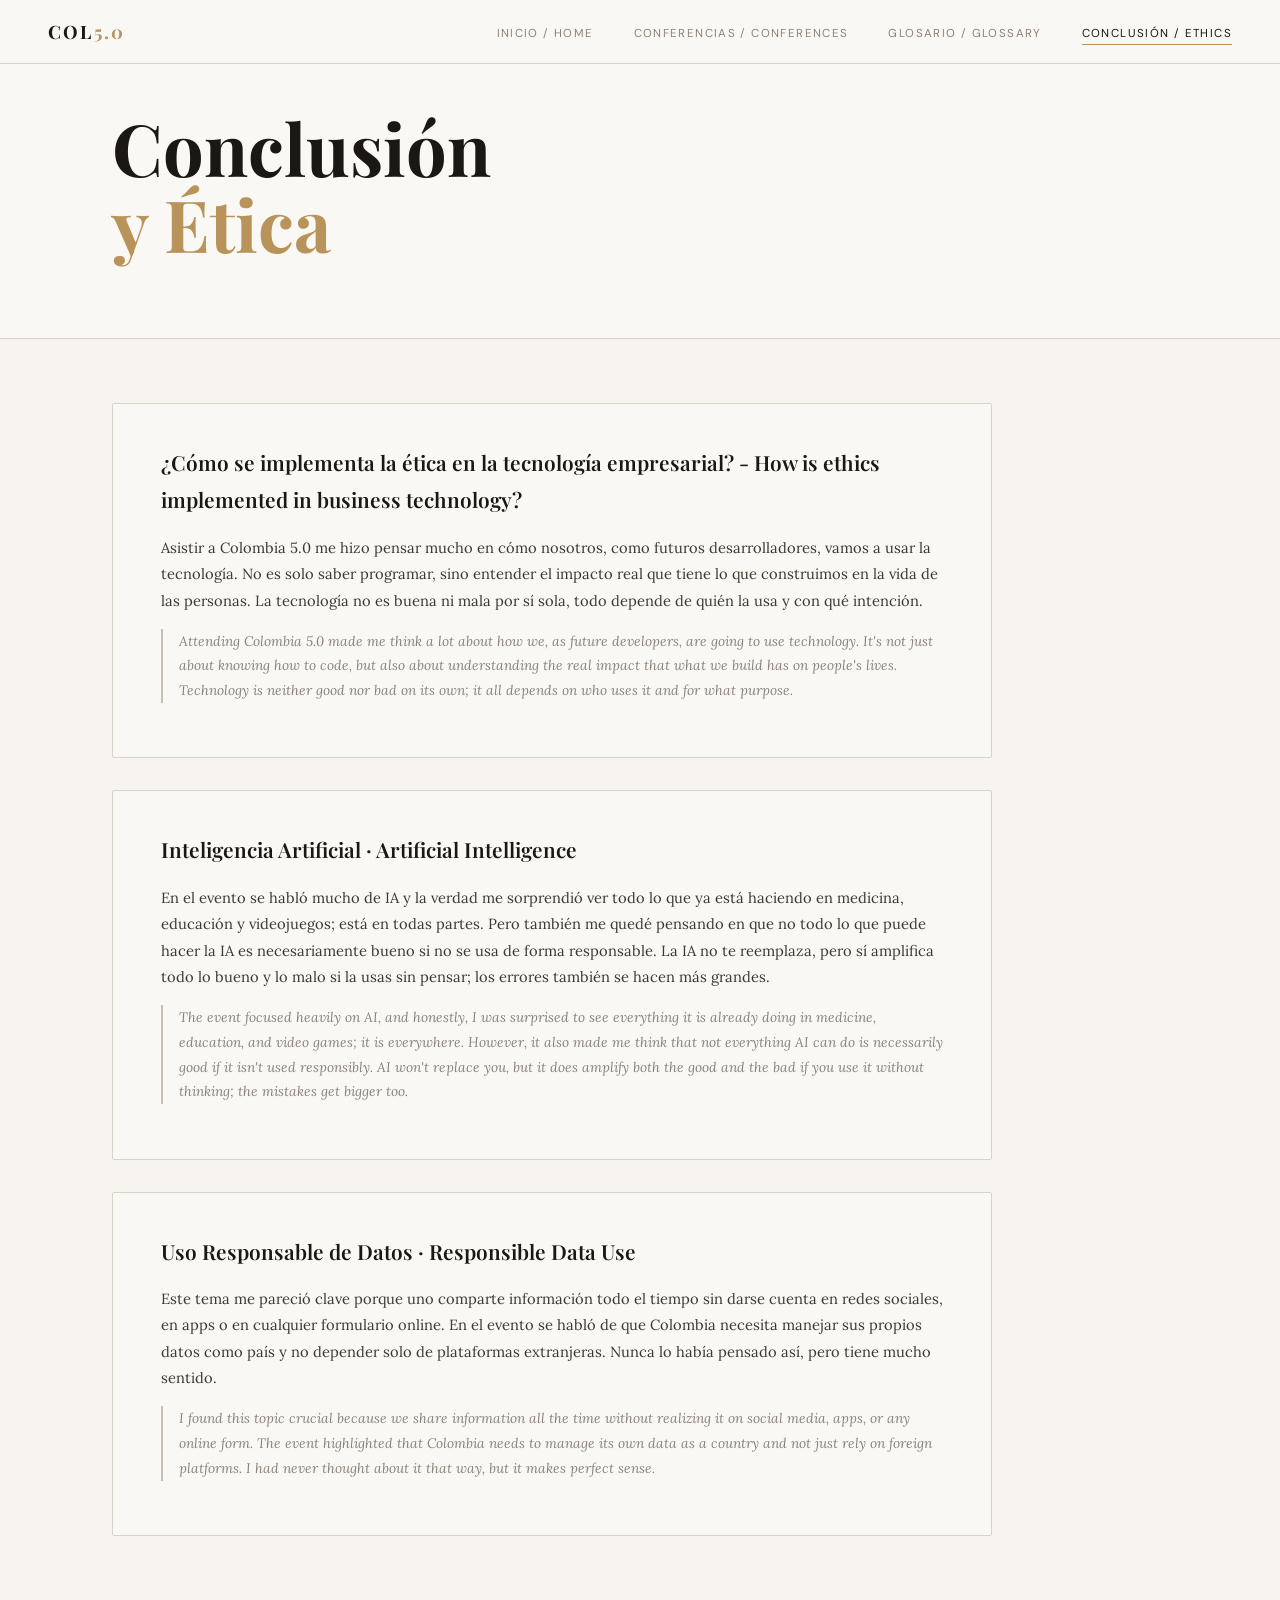
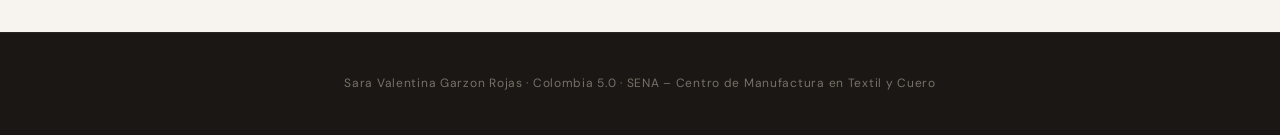
<file: conclusion.html>
<!DOCTYPE html>
<html lang="es">
<head>
  <meta charset="UTF-8" />
  <meta name="viewport" content="width=device-width, initial-scale=1.0" />
  <title>Conclusión & Ética – Colombia 5.0</title>
  <link rel="stylesheet" href="style.css" />
  <link href="https://fonts.googleapis.com/css2?family=Playfair+Display:ital,wght@0,400;0,600;0,700;1,400;1,600&family=Lora:ital,wght@0,400;0,500;1,400&family=DM+Sans:wght@300;400;500&display=swap" rel="stylesheet" />
</head>
<body>

  <nav class="navbar">
    <div class="nav-logo"><a href="index.html" style="color:inherit;text-decoration:none;">COL<span>5.0</span></a></div>
    <ul class="nav-links">
      <li><a href="index.html">Inicio / Home</a></li>
      <li><a href="conferencias.html">Conferencias / Conferences</a></li>
      <li><a href="glosario.html">Glosario / Glossary</a></li>
      <li><a href="conclusion.html" class="active">Conclusión / Ethics</a></li>
    </ul>
    <button class="nav-toggle" onclick="toggleMenu()">☰</button>
  </nav>

  <section class="page-hero">
    <h1>Conclusión <br /><span style="color:var(--gold)">y Ética</span></h1>
    <p></p>
    <p style="color:#4e5a6a; margin-top:0.4rem; font-size:0.8rem;"></p>
  </section>

  <section class="conclusion-section">

    <div class="conclusion-block">
      <h3>¿Cómo se implementa la ética en la tecnología empresarial? - How is ethics implemented in business technology?</h3>
      <p>
        Asistir a Colombia 5.0 me hizo pensar mucho en cómo nosotros, como futuros desarrolladores, vamos a usar la tecnología. No es solo saber programar, sino entender el impacto real que tiene lo que construimos en la vida de las personas. La tecnología no es buena ni mala por sí sola, todo depende de quién la usa y con qué intención.
      </p>
      <p class="en">
        Attending Colombia 5.0 made me think a lot about how we, as future developers, are going to use technology. It's not just about knowing how to code, but also about understanding the real impact that what we build has on people's lives. Technology is neither good nor bad on its own; it all depends on who uses it and for what purpose.

      </p>
    </div>

    <div class="conclusion-block">
      <h3>Inteligencia Artificial · Artificial Intelligence</h3>
      <p>
        En el evento se habló mucho de IA y la verdad me sorprendió ver todo lo que ya está haciendo en medicina, educación y videojuegos; está en todas partes. Pero también me quedé pensando en que no todo lo que puede hacer la IA es necesariamente bueno si no se usa de forma responsable. La IA no te reemplaza, pero sí amplifica todo lo bueno y lo malo si la usas sin pensar; los errores también se hacen más grandes.
      </p>
      <p class="en">
       The event focused heavily on AI, and honestly, I was surprised to see everything it is already doing in medicine, education, and video games; it is everywhere. However, it also made me think that not everything AI can do is necessarily good if it isn't used responsibly. AI won't replace you, but it does amplify both the good and the bad if you use it without thinking; the mistakes get bigger too.
      </p>
    </div>

    <div class="conclusion-block">
      <h3>Uso Responsable de Datos · Responsible Data Use</h3>
      <p>
        Este tema me pareció clave porque uno comparte información todo el tiempo sin darse cuenta en redes sociales, en apps o en cualquier formulario online. En el evento se habló de que Colombia necesita manejar sus propios datos como país y no depender solo de plataformas extranjeras. Nunca lo había pensado así, pero tiene mucho sentido.
      </p>
      <p class="en">
        I found this topic crucial because we share information all the time without realizing it on social media, apps, or any online form. The event highlighted that Colombia needs to manage its own data as a country and not just rely on foreign platforms. I had never thought about it that way, but it makes perfect sense.
      </p>
    </div>

  </section>

  <footer class="footer">
    <div class="footer-inner">
      <p>Sara Valentina Garzon Rojas · Colombia 5.0 · SENA – Centro de Manufactura en Textil y Cuero</p>
    </div>
  </footer>

</body>
</html>
</file>
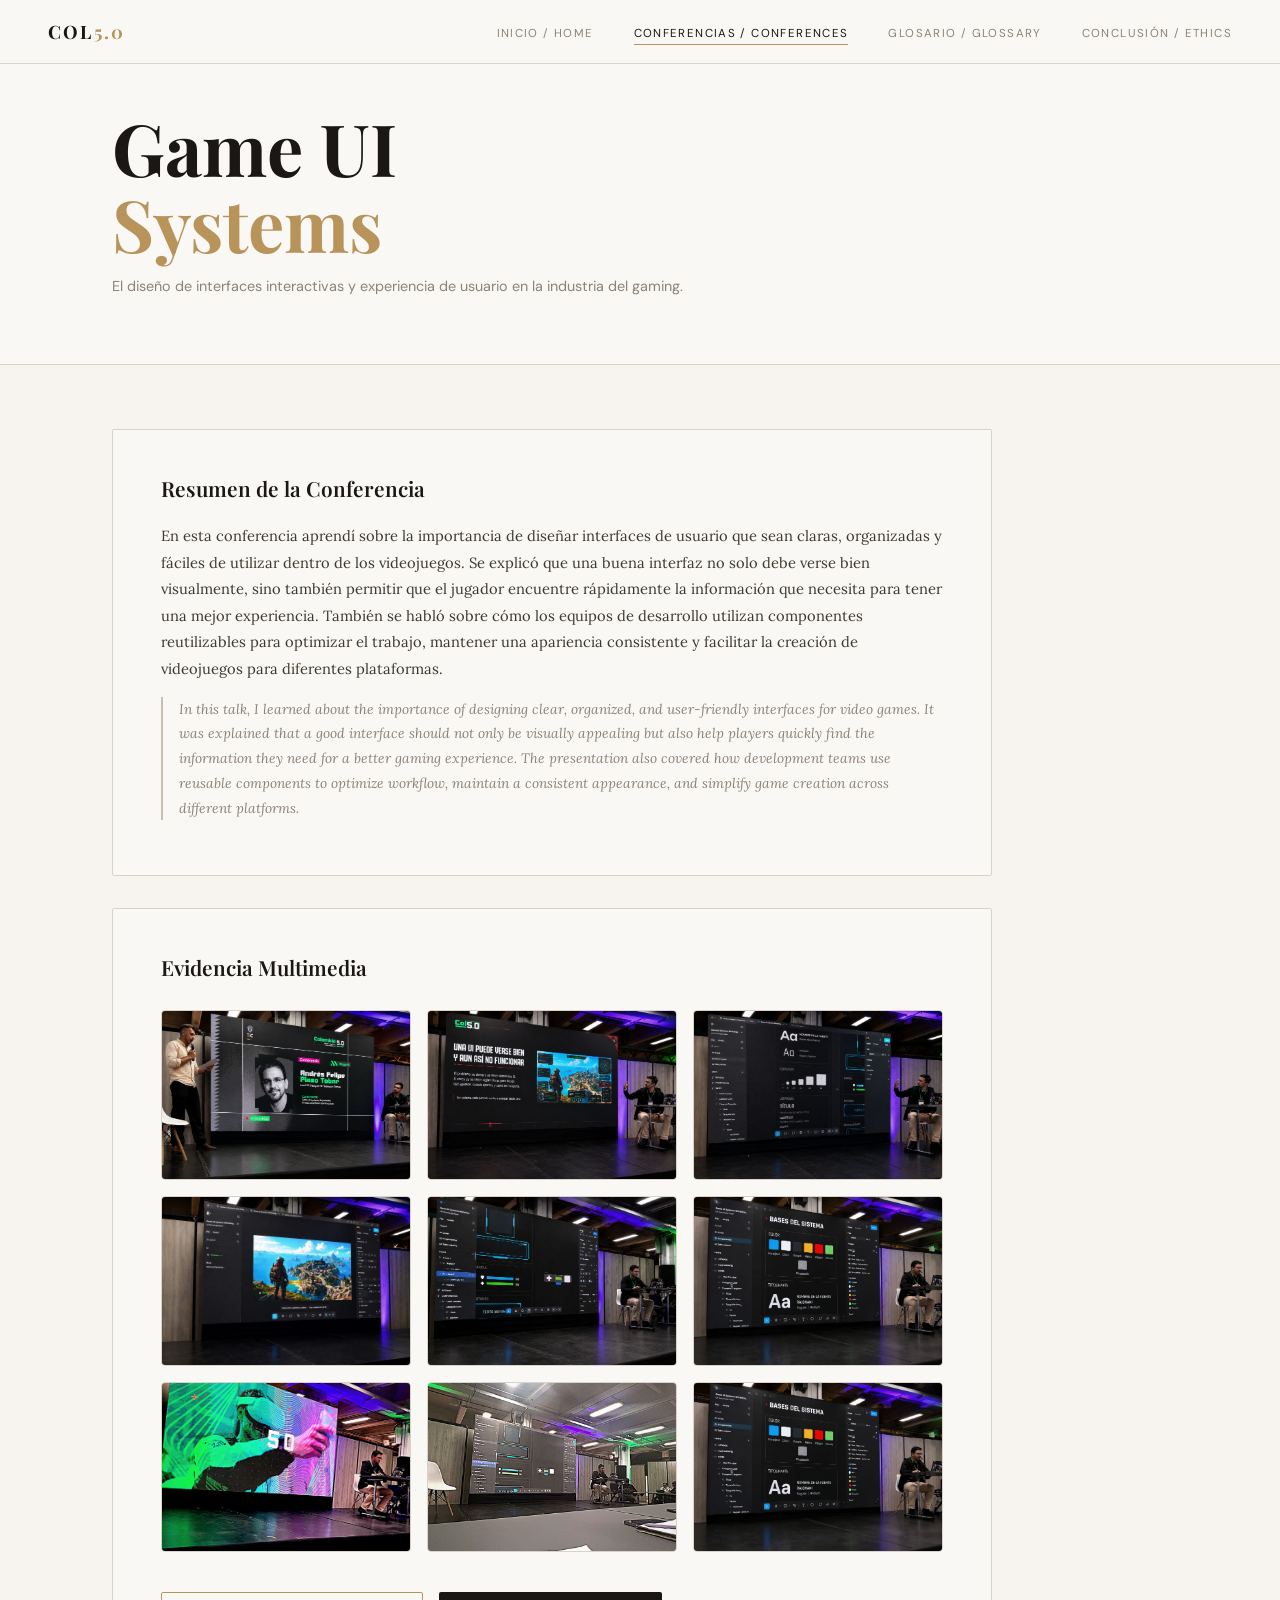
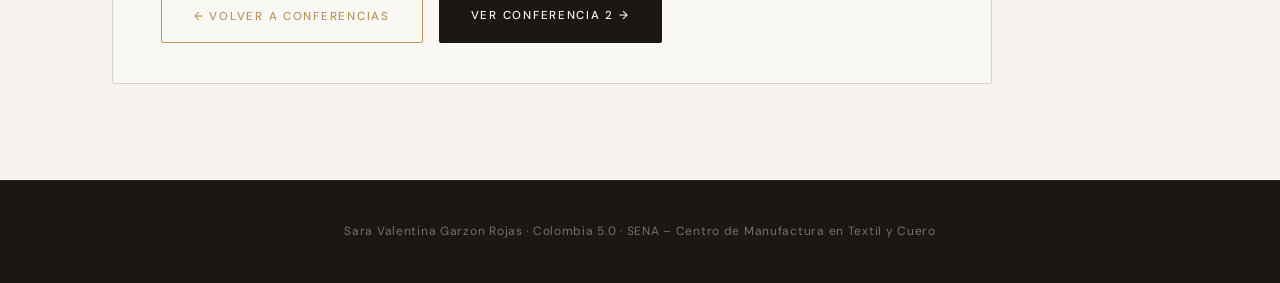
<file: conferencia1.html>
<!DOCTYPE html>
<html lang="es">
<head>
  <meta charset="UTF-8" />
  <meta name="viewport" content="width=device-width, initial-scale=1.0" />
  <title>Game UI Systems – Colombia 5.0</title>
  <link rel="stylesheet" href="style.css" />
  <link href="https://fonts.googleapis.com/css2?family=Playfair+Display:ital,wght@0,400;0,600;0,700;1,400;1,600&family=Lora:ital,wght@0,400;0,500;1,400&family=DM+Sans:wght@300;400;500&display=swap" rel="stylesheet" />
</head>
<body>

  <nav class="navbar">
    <div class="nav-logo"><a href="index.html" style="color:inherit;text-decoration:none;">COL<span>5.0</span></a></div>
    <ul class="nav-links">
      <li><a href="index.html">Inicio / Home</a></li>
      <li><a href="conferencias.html" class="active">Conferencias / Conferences</a></li>
      <li><a href="glosario.html">Glosario / Glossary</a></li>
      <li><a href="conclusion.html">Conclusión / Ethics</a></li>
    </ul>
    <button class="nav-toggle" onclick="toggleMenu()">☰</button>
  </nav>

  <section class="page-hero">
    <h1>Game UI <br /><span style="color:var(--gold)">Systems</span></h1>
    <p>El diseño de interfaces interactivas y experiencia de usuario en la industria del gaming.</p>
  </section>

  <section class="conclusion-section">
    <div class="conclusion-block">
      <h3>Resumen de la Conferencia</h3>
      <p>  
        En esta conferencia aprendí sobre la importancia de diseñar interfaces de usuario que sean claras, organizadas y fáciles de utilizar dentro de los videojuegos. Se explicó que una buena interfaz no solo debe verse bien visualmente, sino también permitir que el jugador encuentre rápidamente la información que necesita para tener una mejor experiencia.
        También se habló sobre cómo los equipos de desarrollo utilizan componentes reutilizables para optimizar el trabajo, mantener una apariencia consistente y facilitar la creación de videojuegos para diferentes plataformas.</p>
      <p class="en">
        In this talk, I learned about the importance of designing clear, organized, and user-friendly interfaces for video games. It was explained that a good interface should not only be visually appealing but also help players quickly find the information they need for a better gaming experience. The presentation also covered how development teams use reusable components to optimize workflow, maintain a consistent appearance, and simplify game creation across different platforms.
      </p>

      </p>
    </div>

    <div class="conclusion-block">
      <h3>Evidencia Multimedia </h3>
      <div class="media-grid" style="display:grid; grid-template-columns:repeat(auto-fit, minmax(200px, 1fr)); gap:1rem; margin-top:1.5rem;">
        <img src="Imagen4.jpeg" alt="Foto 1" class="media-img" style="width:100%; border-radius:4px; border:1px solid var(--border);" />
        <img src="Imagen2.jpeg" alt="Foto 2" class="media-img" style="width:100%; border-radius:4px; border:1px solid var(--border);" />
        <img src="Imagen3.jpeg" alt="Foto 3" class="media-img" style="width:100%; border-radius:4px; border:1px solid var(--border);" />
        <img src="Imagen1.jpeg" alt="Foto 4" class="media-img" style="width:100%; border-radius:4px; border:1px solid var(--border);" />
        <img src="Imagen5.jpeg" alt="Foto 4" class="media-img" style="width:100%; border-radius:4px; border:1px solid var(--border);" />
        <img src="Imagen6.jpeg" alt="Foto 4" class="media-img" style="width:100%; border-radius:4px; border:1px solid var(--border);" />
        <img src="Imagen7.jpeg" alt="Foto 4" class="media-img" style="width:100%; border-radius:4px; border:1px solid var(--border);" />
        <img src="Imagen9.jpeg" alt="Foto 4" class="media-img" style="width:100%; border-radius:4px; border:1px solid var(--border);" />
        <img src="Imagen6.jpeg" alt="Foto 6" class="media-img" style="width:100%; border-radius:4px; border:1px solid var(--border);" />
      </div>
      
      <div style="display:flex; gap:1rem; flex-wrap:wrap; margin-top:2.5rem;">
        <a href="conferencias.html" class="btn-primary" style="background:transparent; border:1px solid var(--gold); color:var(--gold);">← Volver a Conferencias</a>
        <a href="conferencia2.html" class="btn-primary">Ver Conferencia 2 →</a>
      </div>
    </div>
  </section>

  <footer class="footer">
    <div class="footer-inner">
      <p>Sara Valentina Garzon Rojas · Colombia 5.0 · SENA – Centro de Manufactura en Textil y Cuero</p>
    </div>
  </footer>

</body>
</html>
</file>
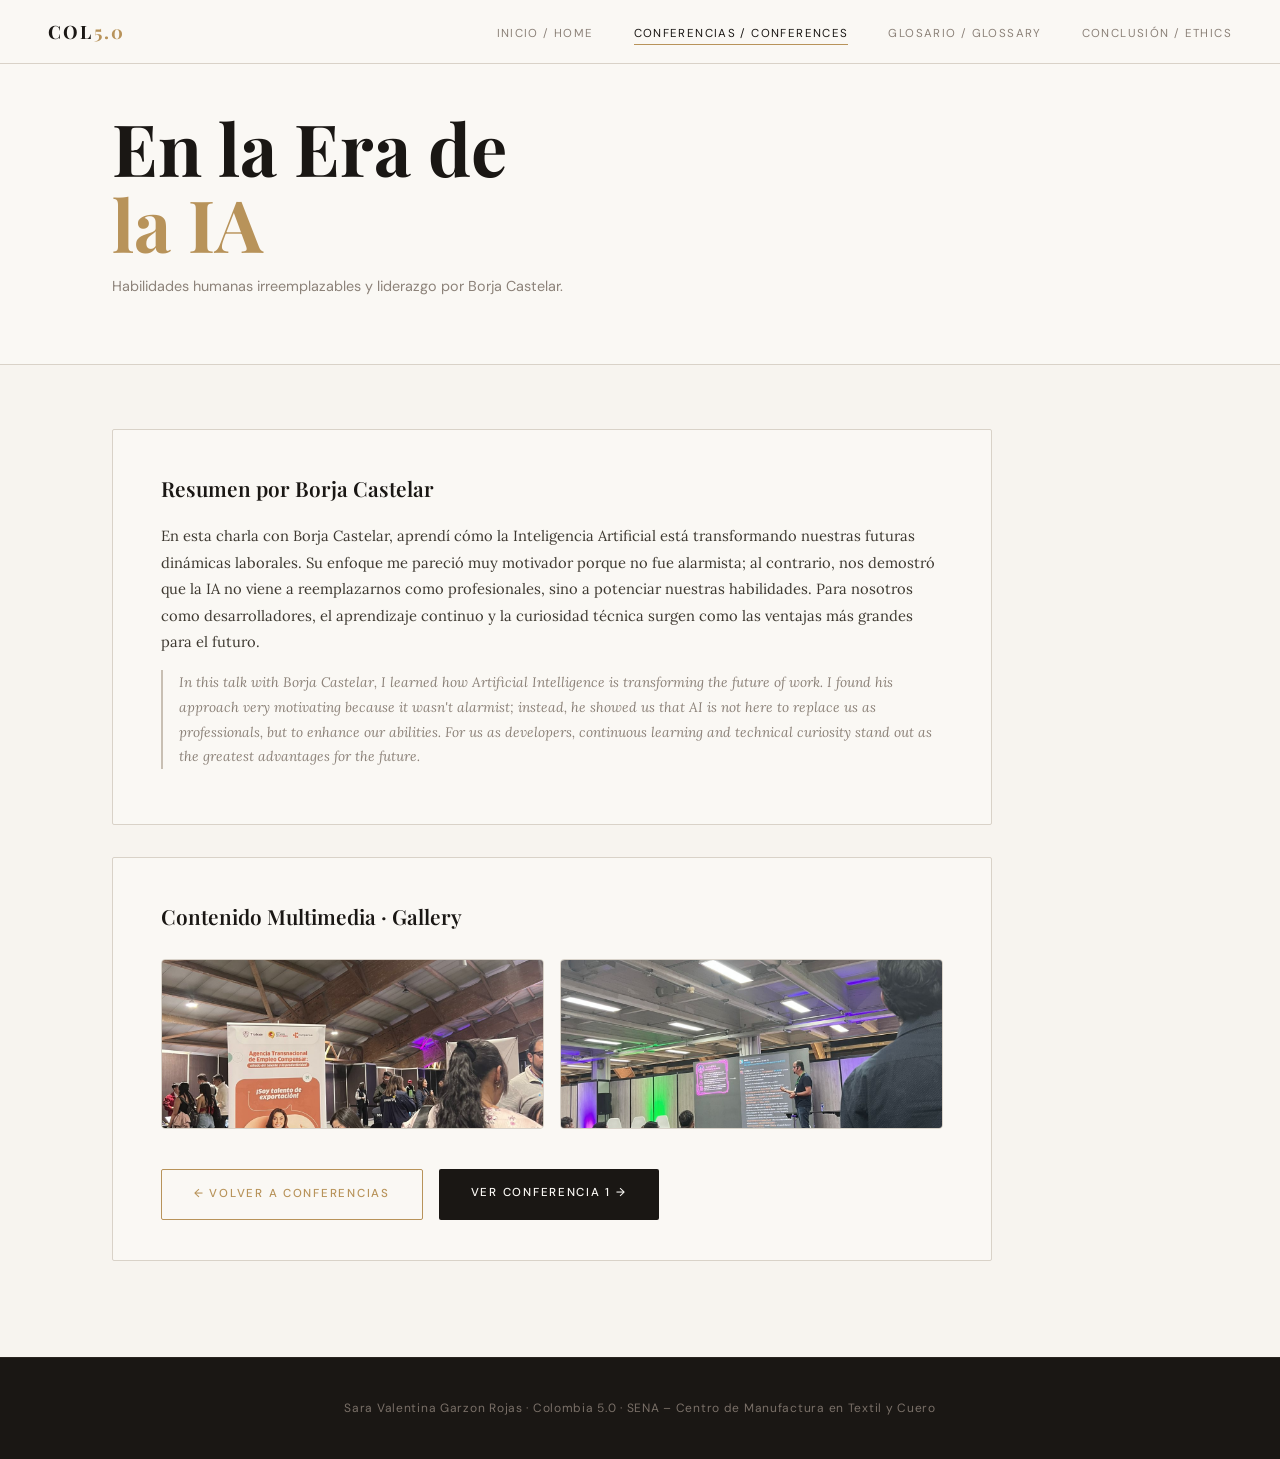
<file: conferencia2.html>
<!DOCTYPE html>
<html lang="es">
<head>
  <meta charset="UTF-8" />
  <meta name="viewport" content="width=device-width, initial-scale=1.0" />
  <title>En la Era de la IA – Colombia 5.0</title>
  <link rel="stylesheet" href="style.css" />
  <link href="https://fonts.googleapis.com/css2?family=Playfair+Display:ital,wght@0,400;0,600;0,700;1,400;1,600&family=Lora:ital,wght@0,400;0,500;1,400&family=DM+Sans:wght@300;400;500&display=swap" rel="stylesheet" />
</head>
<body>

  <nav class="navbar">
    <div class="nav-logo"><a href="index.html" style="color:inherit;text-decoration:none;">COL<span>5.0</span></a></div>
    <ul class="nav-links">
      <li><a href="index.html">Inicio / Home</a></li>
      <li><a href="conferencias.html" class="active">Conferencias / Conferences</a></li>
      <li><a href="glosario.html">Glosario / Glossary</a></li>
      <li><a href="conclusion.html">Conclusión / Ethics</a></li>
    </ul>
    <button class="nav-toggle" onclick="toggleMenu()">☰</button>
  </nav>

  <section class="page-hero">
    <h1>En la Era de <br /><span style="color:var(--gold)">la IA</span></h1>
    <p>Habilidades humanas irreemplazables y liderazgo por Borja Castelar.</p>
  </section>

  <section class="conclusion-section">
    <div class="conclusion-block">
      <h3>Resumen por Borja Castelar</h3>
      <p>
        En esta charla con Borja Castelar, aprendí cómo la Inteligencia Artificial está transformando nuestras futuras dinámicas laborales. Su enfoque me pareció muy motivador porque no fue alarmista; al contrario, nos demostró que la IA no viene a reemplazarnos como profesionales, sino a potenciar nuestras habilidades. Para nosotros como desarrolladores, el aprendizaje continuo y la curiosidad técnica surgen como las ventajas más grandes para el futuro.
      </p>
      <p class="en">
        In this talk with Borja Castelar, I learned how Artificial Intelligence is transforming the future of work. I found his approach very motivating because it wasn't alarmist; instead, he showed us that AI is not here to replace us as professionals, but to enhance our abilities. For us as developers, continuous learning and technical curiosity stand out as the greatest advantages for the future.
      </p>
    </div>

    <div class="conclusion-block">
      <h3>Contenido Multimedia · Gallery</h3>
      <div class="media-grid" style="display:grid; grid-template-columns:repeat(auto-fit, minmax(200px, 1fr)); gap:1rem; margin-top:1.5rem;">
        <img src="IA.jpeg" alt="Foto 5" class="media-img" style="width:100%; border-radius:4px; border:1px solid var(--border);" />
        <img src="EI.jpeg" alt="Foto 6" class="media-img" style="width:100%; border-radius:4px; border:1px solid var(--border);" />
      </div>
      
      <div style="display:flex; gap:1rem; flex-wrap:wrap; margin-top:2.5rem;">
        <a href="conferencias.html" class="btn-primary" style="background:transparent; border:1px solid var(--gold); color:var(--gold);">← Volver a Conferencias</a>
        <a href="conferencia1.html" class="btn-primary">Ver Conferencia 1 →</a>
      </div>
    </div>
  </section>

  <footer class="footer">
    <div class="footer-inner">
      <p>Sara Valentina Garzon Rojas · Colombia 5.0 · SENA – Centro de Manufactura en Textil y Cuero</p>
    </div>
  </footer>

</body>
</html>
</file>
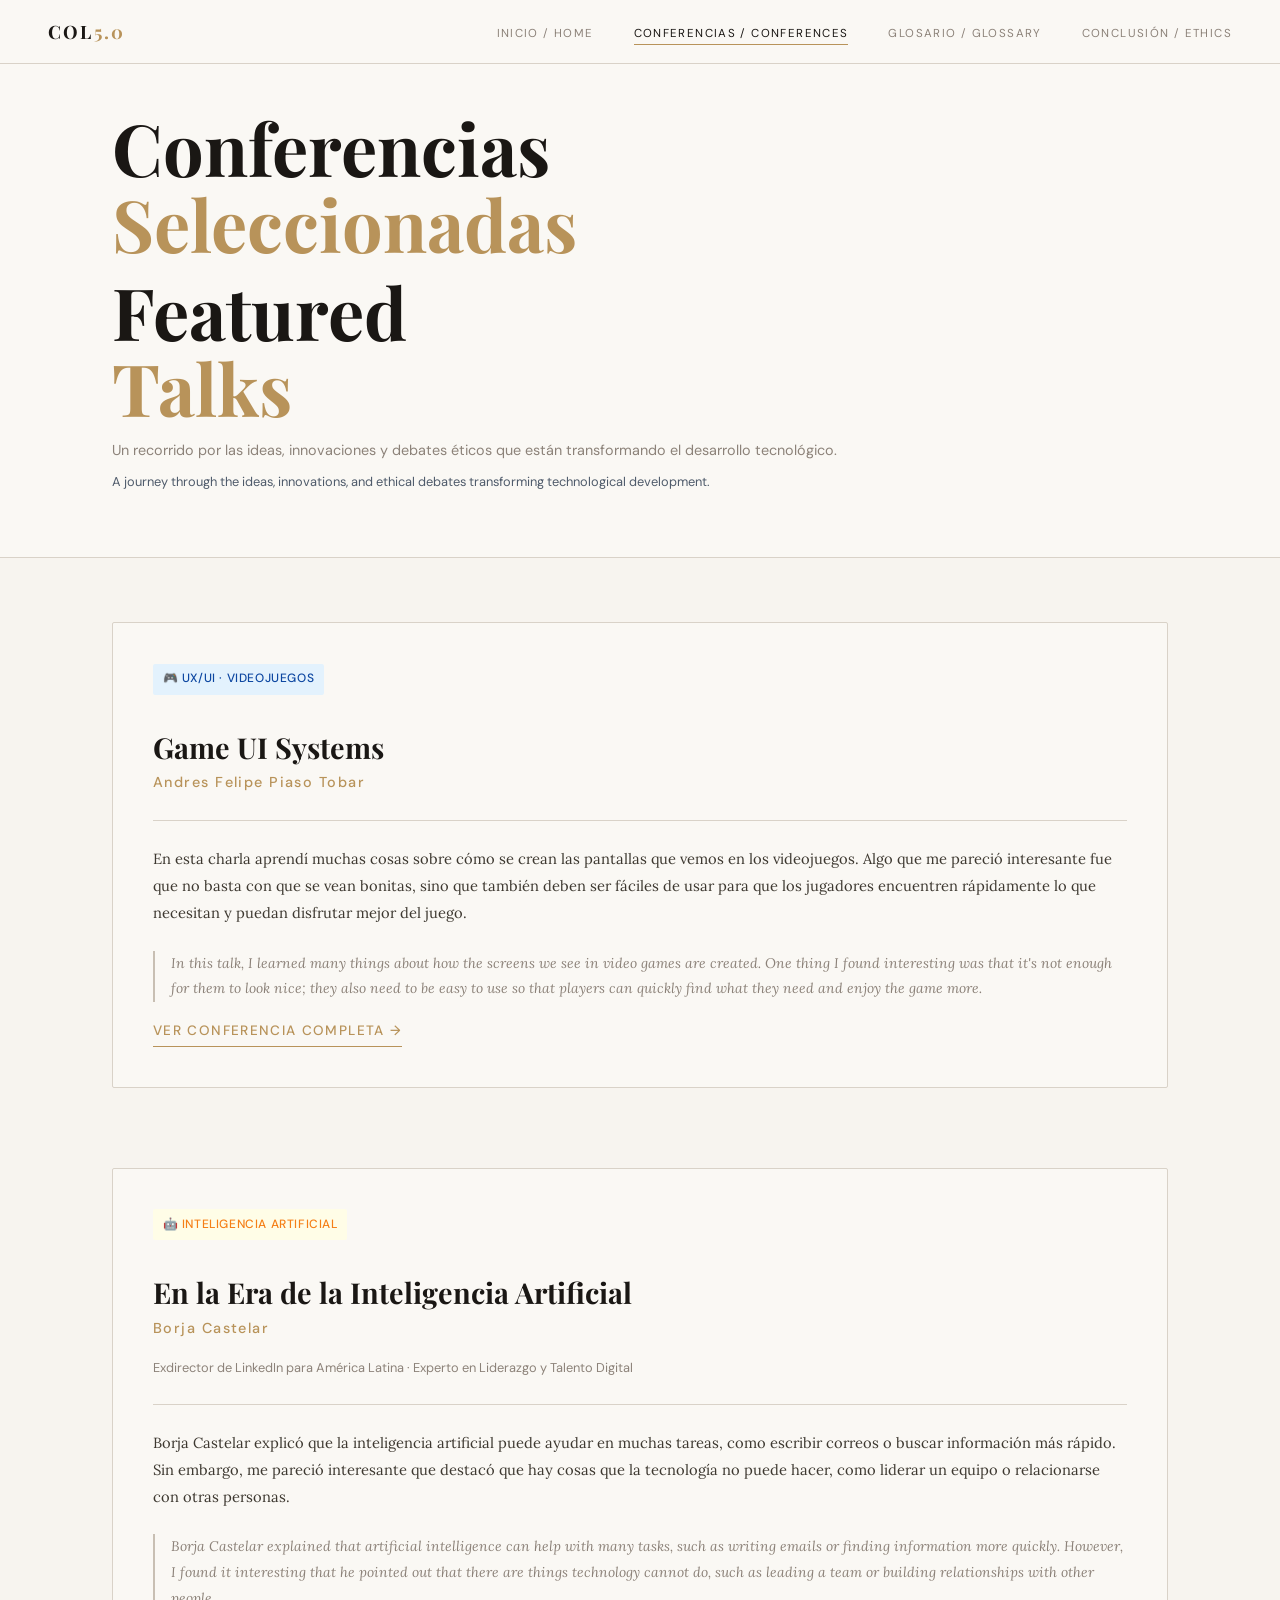
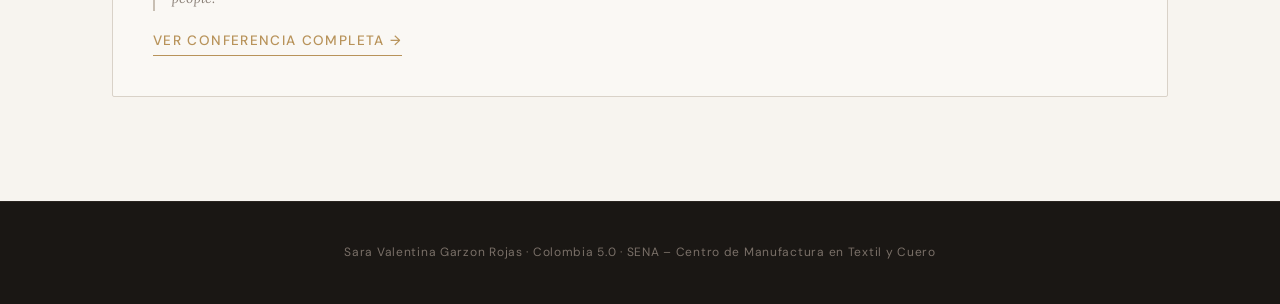
<file: conferencias.html>
<!DOCTYPE html>
<html lang="es">
<head>
  <meta charset="UTF-8" />
  <meta name="viewport" content="width=device-width, initial-scale=1.0" />
  <title>Conferencias – Colombia 5.0</title>
  <link rel="stylesheet" href="style.css" />
  <link href="https://fonts.googleapis.com/css2?family=Playfair+Display:ital,wght@0,400;0,600;0,700;1,400;1,600&family=Lora:ital,wght@0,400;0,500;1,400&family=DM+Sans:wght@300;400;500&display=swap" rel="stylesheet" />
</head>
<body>

  <nav class="navbar">
    <div class="nav-logo"><a href="index.html" style="color:inherit;text-decoration:none;">COL<span>5.0</span></a></div>
    <ul class="nav-links">
      <li><a href="index.html">Inicio / Home</a></li>
      <li><a href="conferencias.html" class="active">Conferencias / Conferences</a></li>
      <li><a href="glosario.html"> Glosario / Glossary</a></li>
      <li><a href="conclusion.html">Conclusión / Ethics</a></li>
    </ul>
    <button class="nav-toggle" onclick="toggleMenu()">☰</button>
  </nav>

  <section class="page-hero">
    <h1>Conferencias <br /><span style="color:var(--gold)">Seleccionadas</span></h1>
    <h1>Featured <br /><span style="color:var(--gold)">Talks</span></h1>
    <p>Un recorrido por las ideas, innovaciones y debates éticos que están transformando el desarrollo tecnológico.</p>
    <p style="color:#4e5a6a; margin-top:0.4rem; font-size:0.8rem;">A journey through the ideas, innovations, and ethical debates transforming technological development.</p>
  </section>

  <section class="conferences-section" style="display:grid; gap:2.5rem; padding:4rem 7rem;">
    
    <div class="conf-card conf-card-link" onclick="window.location='conferencia1.html'" style="cursor:pointer; background:var(--card-bg); padding:2.5rem; border:1px solid var(--border); transition:var(--transition);">
      <span class="conf-tag" style="background:#e3f2fd; color:#0d47a1; padding:0.3rem 0.6rem; font-size:0.75rem; font-family:var(--font-sans); letter-spacing:0.05em; text-transform:uppercase;">🎮 UX/UI · Videojuegos</span>
      <h2 style="font-family:var(--font-display); margin-top:1rem; font-size:1.8rem;">Game UI Systems</h2>
      <p class="conf-speaker" style="font-family:var(--font-sans); color:var(--gold); font-size:0.9rem; margin-top:0.2rem;">Andres Felipe Piaso Tobar</p>
      <hr class="conf-divider" style="border:none; border-top:1px solid var(--border); margin:1.5rem 0;" />
      <p>En esta charla aprendí muchas cosas sobre cómo se crean las pantallas que vemos en los videojuegos. Algo que me pareció interesante fue que no basta con que se vean bonitas, sino que también deben ser fáciles de usar para que los jugadores encuentren rápidamente lo que necesitan y puedan disfrutar mejor del juego.</p>
      <div style="margin-top:1.5rem;">
      <p class="en">
        In this talk, I learned many things about how the screens we see in video games are created. One thing I found interesting was that it's not enough for them to look nice; they also need to be easy to use so that players can quickly find what they need and enjoy the game more.
      </p>
        <span class="btn-card" style="color:var(--gold); font-family:var(--font-sans); font-size:0.85rem; font-weight:500;">Ver conferencia completa →</span>
        
      </div>
    </div>

    <div class="conf-card conf-card-link" onclick="window.location='conferencia2.html'" style="cursor:pointer; background:var(--card-bg); padding:2.5rem; border:1px solid var(--border); transition:var(--transition);">
      <span class="conf-tag yellow" style="background:#fffde7; color:#f57f17; padding:0.3rem 0.6rem; font-size:0.75rem; font-family:var(--font-sans); letter-spacing:0.05em; text-transform:uppercase;">🤖 Inteligencia Artificial</span>
      <h2 style="font-family:var(--font-display); margin-top:1rem; font-size:1.8rem;">En la Era de la Inteligencia Artificial</h2>
      <p class="conf-speaker" style="font-family:var(--font-sans); color:var(--gold); font-size:0.9rem; margin-top:0.2rem;">Borja Castelar</p>
      <p class="conf-role" style="font-size:0.8rem; color:var(--muted); font-family:var(--font-sans);">Exdirector de LinkedIn para América Latina · Experto en Liderazgo y Talento Digital</p>
      <hr class="conf-divider" style="border:none; border-top:1px solid var(--border); margin:1.5rem 0;" />
      <p>Borja Castelar explicó que la inteligencia artificial puede ayudar en muchas tareas, como escribir correos o buscar información más rápido. Sin embargo, me pareció interesante que destacó que hay cosas que la tecnología no puede hacer, como liderar un equipo o relacionarse con otras personas.</p>
      <div style="margin-top:1.5rem;">
      <p class="en"> Borja Castelar explained that artificial intelligence can help with many tasks, such as writing emails or finding information more quickly. However, I found it interesting that he pointed out that there are things technology cannot do, such as leading a team or building relationships with other people. </p>
        <span class="btn-card" style="color:var(--gold); font-family:var(--font-sans); font-size:0.85rem; font-weight:500;">Ver conferencia completa →</span>
      </div>
    </div>

  </section>

  <footer class="footer">
    <div class="footer-inner">
      <p>Sara Valentina Garzon Rojas · Colombia 5.0 · SENA – Centro de Manufactura en Textil y Cuero</p>
    </div>
  </footer>

</body>
</html>
</file>
<file: style.css>
@import url('https://fonts.googleapis.com/css2?family=Playfair+Display:ital,wght@0,400;0,600;0,700;1,400;1,600&family=Lora:ital,wght@0,400;0,500;1,400&family=DM+Sans:wght@300;400;500&display=swap');

:root {
  --bg:        #f7f4ef;
  --bg2:       #f0ece4;
  --bg3:       #e8e2d9;
  --ink:       #1a1714;
  --ink2:      #3d3830;
  --muted:     #8c8279;
  --gold:      #b8935a;
  --gold2:     #9a7a48;
  --cream:     #faf8f4;
  --border:    #d9d2c8;
  --border2:   #c8bfb3;
  --card-bg:   #faf8f4;
  --font-display: 'Playfair Display', Georgia, serif;
  --font-body:    'Lora', Georgia, serif;
  --font-sans:    'DM Sans', sans-serif;
  --radius:    2px;
  --transition: 0.3s ease;
}

*, *::before, *::after { box-sizing: border-box; margin: 0; padding: 0; }
html { scroll-behavior: smooth; }

body {
  background: var(--bg);
  color: var(--ink);
  font-family: var(--font-body);
  font-size: 15px;
  line-height: 1.8;
  overflow-x: hidden;
}

::-webkit-scrollbar { width: 4px; }
::-webkit-scrollbar-track { background: var(--bg2); }
::-webkit-scrollbar-thumb { background: var(--gold); border-radius: 2px; }

/* ========== NAVBAR ========== */
.navbar {
  position: fixed; top: 0; left: 0; right: 0; z-index: 100;
  display: flex; align-items: center; justify-content: space-between;
  padding: 0 3rem;
  height: 64px;
  background: rgba(250,248,244,0.96);
  backdrop-filter: blur(8px);
  border-bottom: 1px solid var(--border);
}

.nav-logo {
  font-family: var(--font-display);
  font-size: 1.15rem;
  font-weight: 700;
  letter-spacing: 0.12em;
  color: var(--ink);
  text-transform: uppercase;
}
.nav-logo span { color: var(--gold); }

.nav-links { display: flex; gap: 2.5rem; list-style: none; }
.nav-links a {
  color: var(--muted);
  text-decoration: none;
  font-family: var(--font-sans);
  font-size: 0.72rem;
  letter-spacing: 0.12em;
  text-transform: uppercase;
  transition: color var(--transition);
  position: relative;
}
.nav-links a::after {
  content: '';
  position: absolute; bottom: -4px; left: 0; right: 0;
  height: 1px; background: var(--gold);
  transform: scaleX(0); transform-origin: left;
  transition: transform var(--transition);
}
.nav-links a:hover, .nav-links a.active { color: var(--ink); }
.nav-links a:hover::after, .nav-links a.active::after { transform: scaleX(1); }

.nav-toggle {
  display: none;
  background: none; border: none;
  color: var(--ink); font-size: 1.3rem; cursor: pointer;
}

/* ========== HERO ========== */
.hero {
  min-height: 100vh;
  display: flex; flex-direction: column;
  justify-content: center; align-items: flex-start;
  padding: 110px 7rem 5rem;
  position: relative;
  overflow: hidden;
  background: var(--cream);
}

.hero-bg-grid { display: none; }

.hero::before {
  content: '';
  position: absolute; top: 0; right: 0;
  width: 42%; height: 100%;
  background: var(--bg2);
  clip-path: polygon(14% 0, 100% 0, 100% 100%, 0% 100%);
  z-index: 0;
}

.hero::after {
  content: '';
  position: absolute; bottom: 0; left: 0; right: 0; height: 1px;
  background: var(--border);
  z-index: 1;
}

.hero-content { position: relative; z-index: 2; max-width: 650px; }

.hero-tag {
  font-family: var(--font-sans);
  font-size: 0.68rem;
  letter-spacing: 0.25em;
  text-transform: uppercase;
  color: var(--gold);
  display: flex; align-items: center; gap: 0.8rem;
  margin-bottom: 2rem;
  animation: fadeDown 0.6s ease both;
}
.hero-tag::before {
  content: '';
  display: inline-block;
  width: 32px; height: 1px;
  background: var(--gold);
}

.hero-title {
  font-family: var(--font-display);
  font-size: clamp(4.5rem, 10vw, 8rem);
  font-weight: 700;
  line-height: 0.92;
  letter-spacing: -0.02em;
  color: var(--ink);
  margin-bottom: 0.6rem;
  animation: fadeUp 0.7s 0.1s ease both;
}
.hero-title .accent { color: var(--gold); font-style: italic; }

.hero-subtitle {
  font-family: var(--font-sans);
  font-size: 0.72rem;
  letter-spacing: 0.3em;
  text-transform: uppercase;
  color: var(--muted);
  margin-bottom: 2.5rem;
  animation: fadeUp 0.7s 0.2s ease both;
}

.hero-desc {
  color: var(--ink2);
  font-size: 0.95rem;
  max-width: 500px;
  margin-bottom: 0.8rem;
  animation: fadeUp 0.7s 0.3s ease both;
}
.lang-en {
  color: var(--muted);
  font-size: 0.85rem;
  font-style: italic;
  border-left: 2px solid var(--border2);
  padding-left: 1rem;
  margin-bottom: 2.5rem;
}

.btn-primary {
  display: inline-block;
  background: var(--ink);
  color: var(--cream);
  font-family: var(--font-sans);
  font-size: 0.72rem;
  font-weight: 500;
  letter-spacing: 0.15em;
  text-transform: uppercase;
  padding: 14px 32px;
  text-decoration: none;
  border-radius: var(--radius);
  transition: background var(--transition), transform var(--transition);
  animation: fadeUp 0.7s 0.4s ease both;
}
.btn-primary:hover { background: var(--gold); transform: translateY(-2px); }

.hero-stats {
  position: relative; z-index: 2;
  display: flex; flex-wrap: wrap;
  margin-top: 5rem;
  border-top: 1px solid var(--border);
  padding-top: 2rem;
  gap: 0;
  animation: fadeUp 0.7s 0.5s ease both;
}

.stat-card {
  background: transparent;
  border: none;
  border-right: 1px solid var(--border);
  border-radius: 0;
  padding: 0 2.5rem 0 0;
  margin-right: 2.5rem;
  display: flex; flex-direction: column; gap: 2px;
}
.stat-card:last-child { border-right: none; margin-right: 0; }
.stat-card:hover { border-color: var(--border); transform: none; }

.stat-num {
  font-family: var(--font-display);
  font-size: 2.2rem;
  font-weight: 700;
  color: var(--ink);
  line-height: 1;
}
.stat-label {
  font-family: var(--font-sans);
  font-size: 0.62rem;
  letter-spacing: 0.18em;
  text-transform: uppercase;
  color: var(--muted);
}

/* ========== ABOUT ========== */
.about {
  background: var(--bg2);
  padding: 7rem;
  border-top: 1px solid var(--border);
  border-bottom: 1px solid var(--border);
}
.about-inner {
  max-width: 1100px; margin: 0 auto;
  display: grid; grid-template-columns: 1fr 1fr; gap: 5rem;
  align-items: start;
}
.about-text h2 {
  font-family: var(--font-display);
  font-size: 2.4rem; font-weight: 700;
  margin-bottom: 1.2rem; color: var(--ink); line-height: 1.15;
}
.about-text p { color: var(--ink2); margin-bottom: 1.2rem; font-size: 0.92rem; }
.en-label {
  font-family: var(--font-display);
  font-size: 1rem; color: var(--gold);
  margin-top: 2rem; margin-bottom: 0.6rem;
  font-weight: 600; font-style: italic;
}
.en-text {
  color: var(--muted); font-size: 0.85rem; font-style: italic;
  border-left: 2px solid var(--border2); padding-left: 1rem;
}
.pillars { display: flex; flex-direction: column; gap: 1rem; }
.pillar {
  background: var(--card-bg);
  border: 1px solid var(--border); border-radius: var(--radius);
  padding: 1.4rem 1.6rem;
  display: flex; align-items: flex-start; gap: 1rem;
  transition: border-color var(--transition), box-shadow var(--transition);
}
.pillar:hover { border-color: var(--gold); box-shadow: 4px 4px 0 var(--bg3); transform: none; }
.pillar-icon { font-size: 1.3rem; flex-shrink: 0; margin-top: 3px; }
.pillar h4 { font-family: var(--font-display); color: var(--ink); font-size: 0.95rem; font-weight: 600; margin-bottom: 3px; }
.pillar p { color: var(--muted); font-size: 0.82rem; }

/* ========== OBJETIVO ========== */
.objetivo { padding: 6rem 7rem; background: var(--cream); }
.objetivo-inner { max-width: 860px; margin: 0 auto; }
.objetivo h2 { font-family: var(--font-display); font-size: 2.2rem; font-weight: 700; margin-bottom: 1.5rem; color: var(--ink); }
.en-inline { color: var(--gold); font-style: italic; }
.objetivo p { color: var(--ink2); margin-bottom: 1rem; font-size: 0.92rem; max-width: 680px; }

/* ========== PAGE HERO ========== */
.page-hero {
  padding: 110px 7rem 4rem;
  background: var(--cream);
  border-bottom: 1px solid var(--border);
}
.page-hero h1 {
  font-family: var(--font-display);
  font-size: clamp(2.4rem, 6vw, 4.5rem);
  font-weight: 700; line-height: 1.05;
  margin-bottom: 0.8rem; color: var(--ink);
}
.page-hero p { color: var(--muted); font-size: 0.9rem; font-family: var(--font-sans); }

.back-link {
  font-family: var(--font-sans);
  font-size: 0.7rem; letter-spacing: 0.15em; text-transform: uppercase;
  color: var(--muted); text-decoration: none;
  transition: color var(--transition);
}
.back-link:hover { color: var(--gold); }

/* ========== CONFERENCES ========== */
.conferences-section { padding: 4rem 7rem; }

.conf-card {
  background: var(--card-bg);
  border: 1px solid var(--border); border-radius: var(--radius);
  padding: 3rem; margin-bottom: 2.5rem;
  transition: box-shadow var(--transition), border-color var(--transition);
}
.conf-card:hover { border-color: var(--gold); box-shadow: 6px 6px 0 var(--bg3); }

.conf-tag {
  font-family: var(--font-sans);
  font-size: 0.62rem; letter-spacing: 0.2em; text-transform: uppercase;
  background: var(--ink); color: var(--cream);
  display: inline-block; padding: 4px 12px;
  border-radius: var(--radius); font-weight: 500; margin-bottom: 1.2rem;
}
.conf-tag.yellow { background: var(--gold); }

.conf-card h2 {
  font-family: var(--font-display);
  font-size: 1.9rem; font-weight: 700;
  margin-bottom: 0.3rem; color: var(--ink); line-height: 1.2;
}
.conf-speaker { color: var(--gold); font-family: var(--font-sans); font-size: 0.8rem; letter-spacing: 0.1em; font-weight: 500; margin-bottom: 0.2rem; }
.conf-role { color: var(--muted); font-size: 0.8rem; font-family: var(--font-sans); margin-bottom: 2rem; }
.conf-divider { border: none; border-top: 1px solid var(--border); margin: 1.8rem 0; }
.conf-section-title {
  font-family: var(--font-sans);
  font-size: 0.65rem; letter-spacing: 0.22em; text-transform: uppercase;
  color: var(--gold); margin-bottom: 0.8rem; margin-top: 1.5rem; font-weight: 500;
}
.conf-card p { color: var(--ink2); margin-bottom: 0.9rem; line-height: 1.85; font-size: 0.92rem; }
.conf-card p.en {
  color: var(--muted); font-size: 0.87rem; font-style: italic;
  border-left: 2px solid var(--border2); padding-left: 1rem;
}

.keywords { display: flex; flex-wrap: wrap; gap: 0.5rem; margin-top: 0.5rem; }
.kw {
  background: var(--bg2); border: 1px solid var(--border);
  color: var(--muted); font-family: var(--font-sans);
  font-size: 0.68rem; padding: 4px 12px; border-radius: 20px;
  transition: border-color var(--transition), color var(--transition), background var(--transition);
}
.kw:hover { border-color: var(--gold); color: var(--ink); background: var(--card-bg); }

.media-placeholder {
  background: var(--bg2); border: 1px dashed var(--border2);
  border-radius: var(--radius); padding: 2.5rem;
  text-align: center; color: var(--muted);
  font-size: 0.82rem; font-family: var(--font-sans); margin-top: 1rem;
}
.media-placeholder span { display: block; font-size: 1.8rem; margin-bottom: 0.5rem; }

/* ========== MEDIA GALLERY ========== */
.media-grid {
  display: grid;
  grid-template-columns: repeat(auto-fill, minmax(200px, 1fr));
  gap: 0.7rem; margin-top: 1rem;
}
.media-img {
  width: 100%; height: 170px; object-fit: cover;
  border-radius: var(--radius); border: 1px solid var(--border);
  cursor: zoom-in; filter: saturate(0.9);
  transition: transform 0.3s ease, border-color 0.3s ease, box-shadow 0.3s ease;
}
.media-img:hover { transform: scale(1.03); border-color: var(--gold); box-shadow: 4px 4px 0 var(--bg3); filter: saturate(1); }

/* ========== GLOSSARY ========== */
.glossary-section { padding: 4rem 7rem; }
.gloss-intro { color: var(--muted); max-width: 600px; margin-bottom: 2rem; font-size: 0.9rem; font-style: italic; }
.gloss-search {
  background: var(--card-bg); border: 1px solid var(--border);
  color: var(--ink); font-family: var(--font-sans); font-size: 0.85rem;
  padding: 10px 16px; border-radius: var(--radius);
  width: 100%; max-width: 380px; outline: none; margin-bottom: 2rem;
  transition: border-color var(--transition);
}
.gloss-search:focus { border-color: var(--gold); }
.gloss-search::placeholder { color: var(--muted); }
.gloss-table { width: 100%; border-collapse: collapse; }
.gloss-table th {
  background: var(--ink); color: var(--cream);
  font-family: var(--font-sans); font-size: 0.65rem;
  letter-spacing: 0.2em; text-transform: uppercase;
  padding: 12px 16px; text-align: left; font-weight: 500;
}
.gloss-table td {
  padding: 12px 16px; border-bottom: 1px solid var(--border);
  color: var(--ink2); font-size: 0.85rem; vertical-align: top;
  font-family: var(--font-sans);
}
.gloss-table tr:hover td { background: var(--bg2); }
.gloss-table td:first-child { color: var(--ink); font-weight: 500; }
.gloss-table td:nth-child(2) { color: var(--gold2); font-style: italic; }

/* ========== CONCLUSION ========== */
.conclusion-section { padding: 4rem 7rem; }
.conclusion-block {
  background: var(--card-bg); border: 1px solid var(--border);
  border-radius: var(--radius); padding: 2.5rem 3rem;
  margin-bottom: 2rem; max-width: 880px;
  transition: box-shadow var(--transition);
}
.conclusion-block:hover { box-shadow: 4px 4px 0 var(--bg3); }
.conclusion-block h3 { font-family: var(--font-display); font-size: 1.3rem; font-weight: 600; margin-bottom: 1rem; color: var(--ink); }
.conclusion-block p { color: var(--ink2); margin-bottom: 0.9rem; font-size: 0.92rem; }
.conclusion-block p.en { color: var(--muted); font-size: 0.86rem; font-style: italic; border-left: 2px solid var(--border2); padding-left: 1rem; }
.ethics-tags { display: flex; flex-wrap: wrap; gap: 0.5rem; margin-top: 1rem; }
.ethics-tag {
  border: 1px solid var(--gold); color: var(--gold2);
  font-family: var(--font-sans); font-size: 0.68rem;
  padding: 4px 14px; border-radius: 20px; letter-spacing: 0.08em;
}

/* ========== CARD LINK ========== */
.conf-card-link { cursor: pointer; }
.conf-card-link:hover { border-color: var(--gold); box-shadow: 6px 6px 0 var(--bg3); }
.btn-card {
  display: inline-block; color: var(--ink);
  font-family: var(--font-sans); font-size: 0.72rem;
  font-weight: 500; letter-spacing: 0.1em; text-transform: uppercase;
  border-bottom: 1px solid var(--gold); padding-bottom: 2px;
  transition: color var(--transition);
}
.conf-card-link:hover .btn-card { color: var(--gold); }

/* ========== FOOTER ========== */
.footer {
  background: var(--ink);
  border-top: 1px solid #2a2520;
  padding: 2.5rem 7rem; text-align: center;
}
.footer p { color: #7a7068; font-family: var(--font-sans); font-size: 0.75rem; letter-spacing: 0.06em; }
.footer-sub { color: #4a453f; margin-top: 5px; font-size: 0.7rem; }

/* ========== ANIMATIONS ========== */
@keyframes fadeUp {
  from { opacity: 0; transform: translateY(18px); }
  to   { opacity: 1; transform: translateY(0); }
}
@keyframes fadeDown {
  from { opacity: 0; transform: translateY(-10px); }
  to   { opacity: 1; transform: translateY(0); }
}

/* ========== RESPONSIVE ========== */
@media (max-width: 900px) {
  .hero, .about, .objetivo, .conferences-section,
  .glossary-section, .conclusion-section, .footer, .page-hero {
    padding-left: 1.5rem; padding-right: 1.5rem;
  }
  .hero { padding-top: 90px; }
  .about-inner { grid-template-columns: 1fr; gap: 2.5rem; }
  .hero::before { display: none; }
  .nav-links {
    display: none; flex-direction: column;
    position: fixed; top: 64px; left: 0; right: 0;
    background: var(--cream); padding: 1.5rem;
    border-bottom: 1px solid var(--border); gap: 1.2rem;
  }
  .nav-links.open { display: flex; }
  .nav-toggle { display: block; }
  .hero-stats { gap: 1.5rem; flex-direction: column; border-top: 1px solid var(--border); }
  .stat-card { border-right: none; padding-right: 0; margin-right: 0; }
}
</file>
